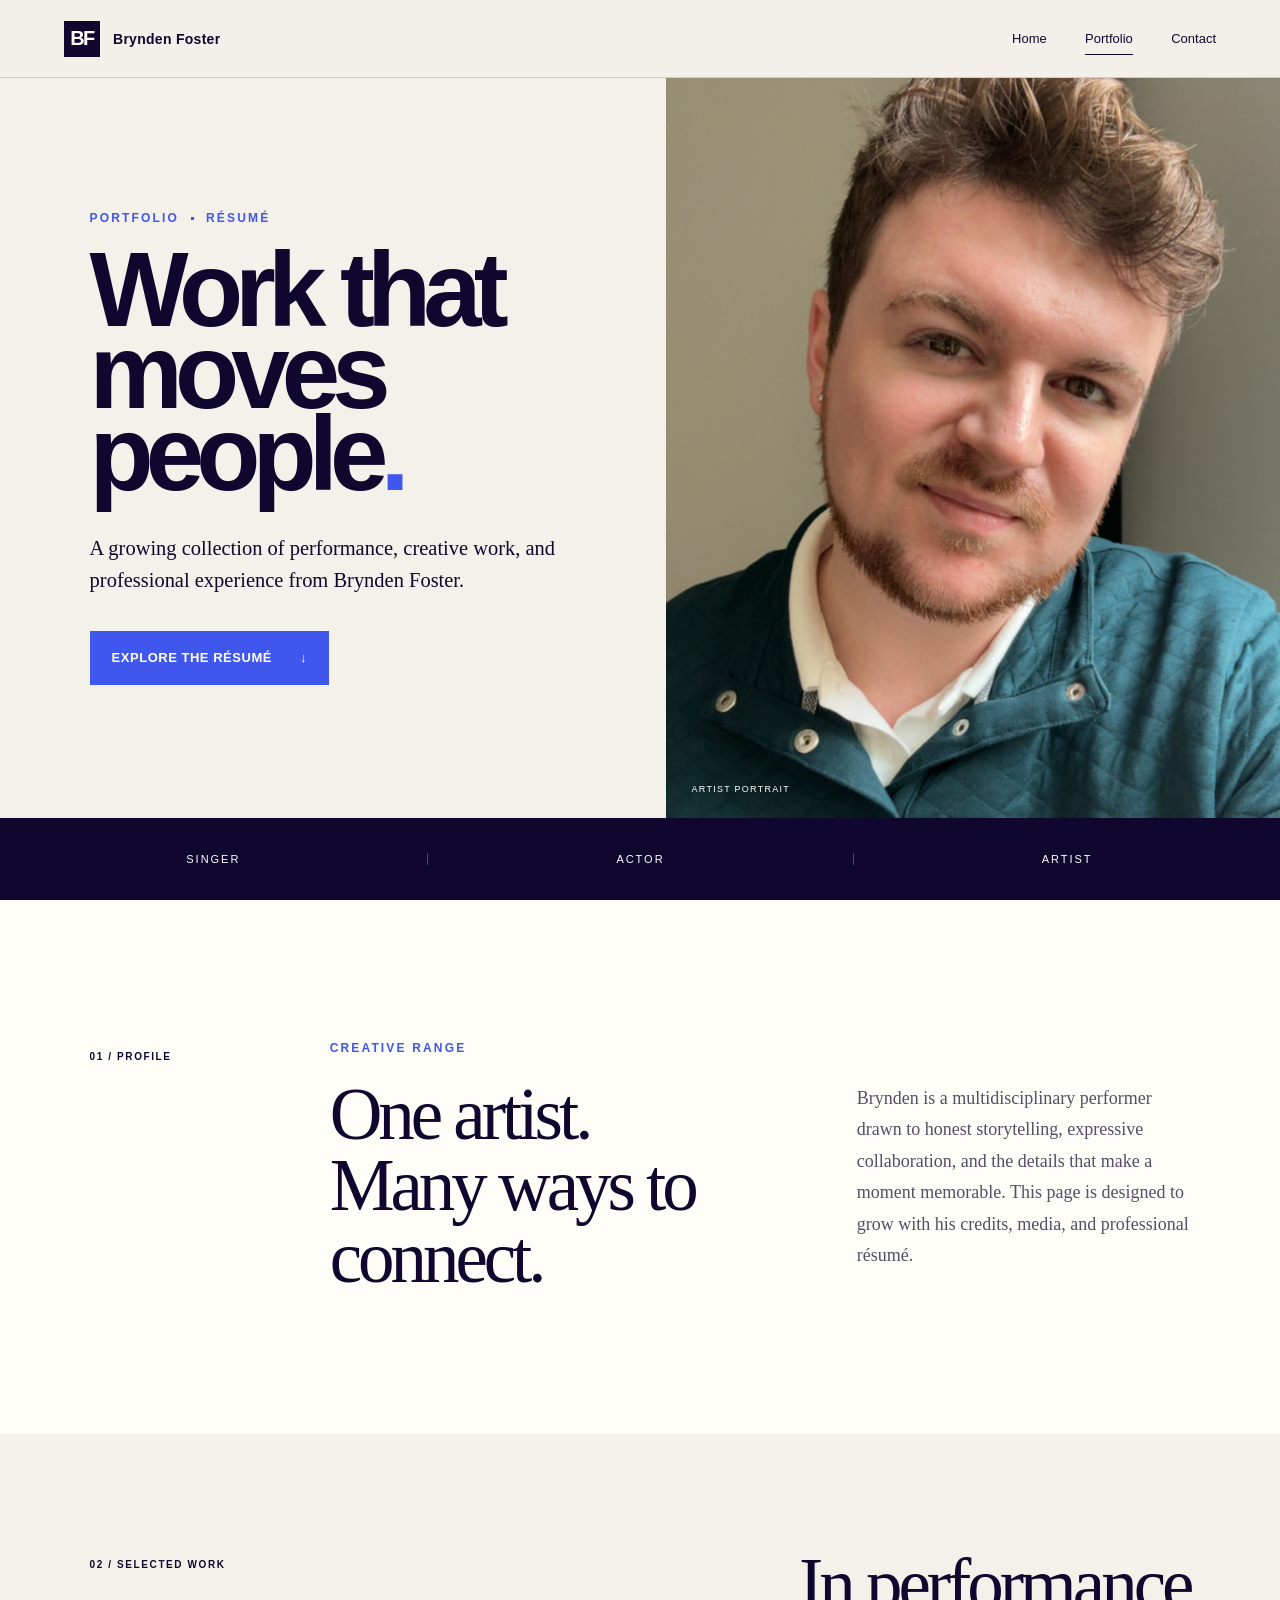
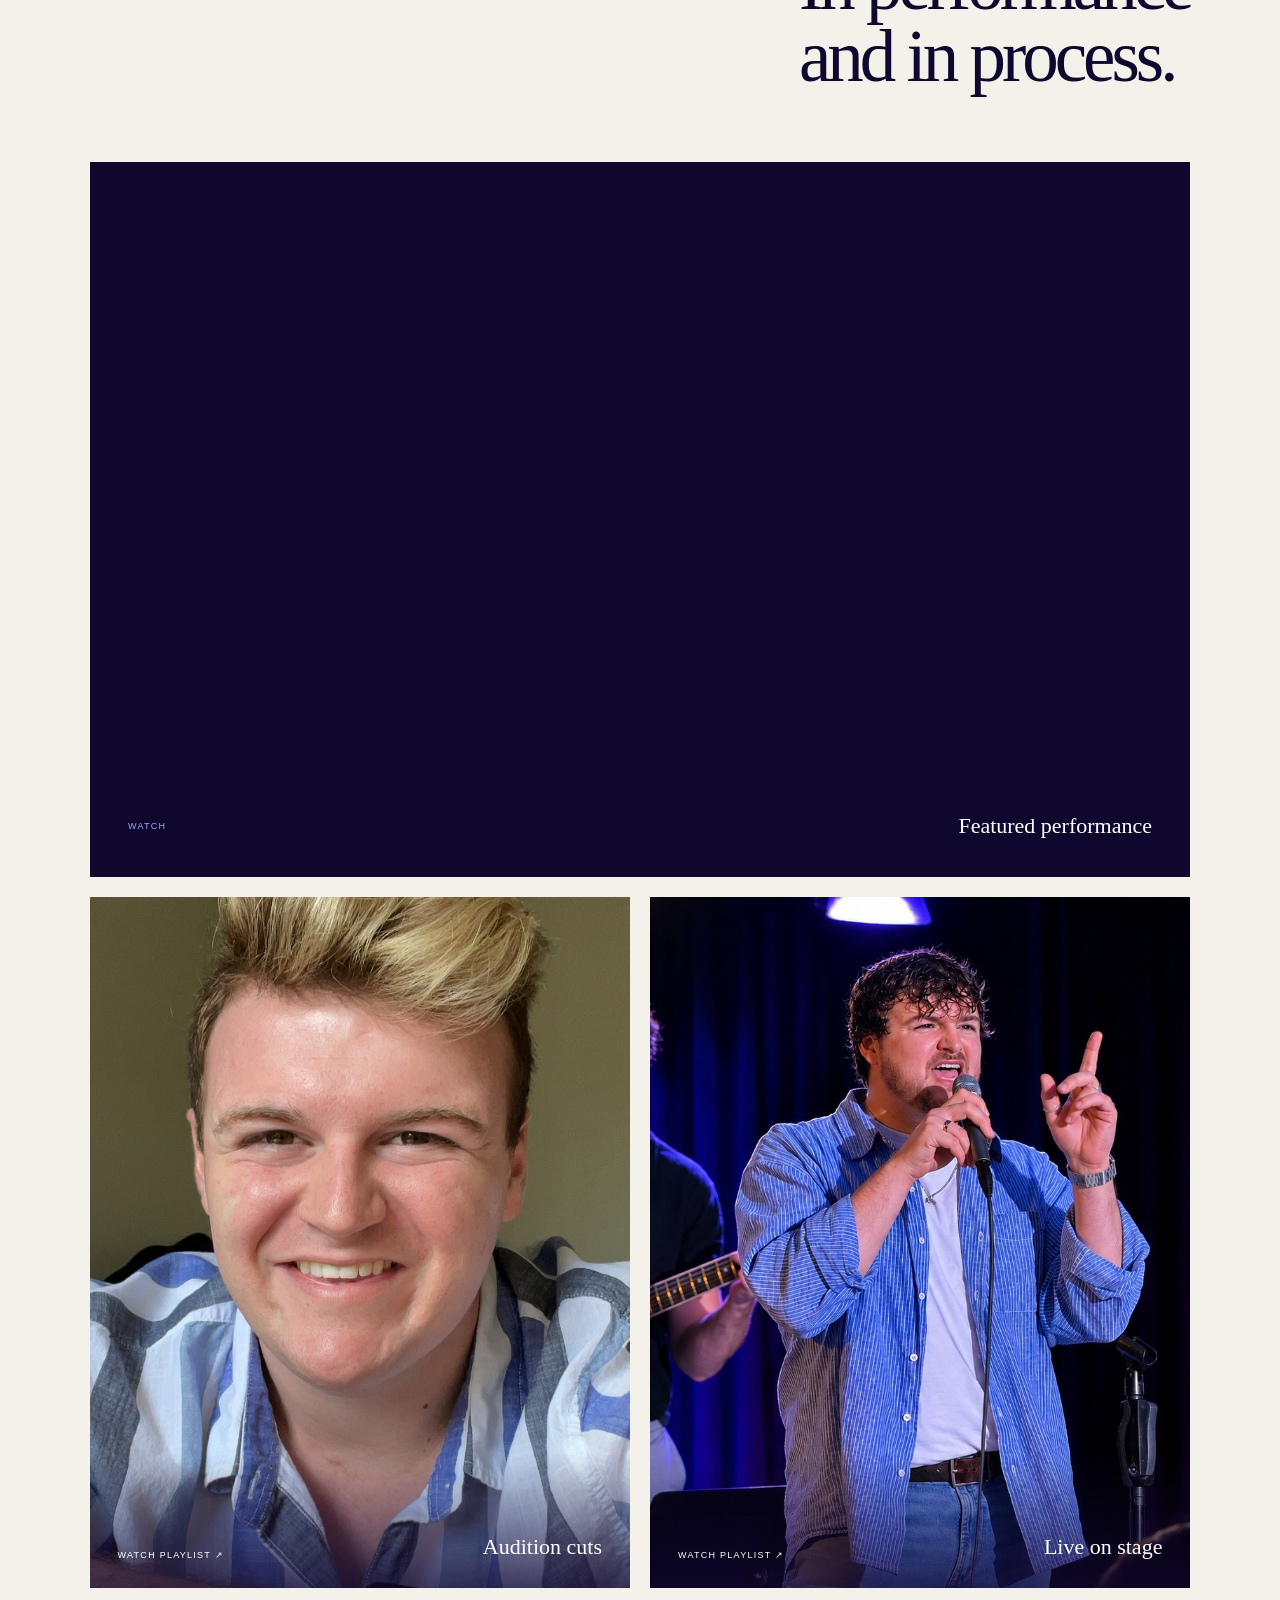
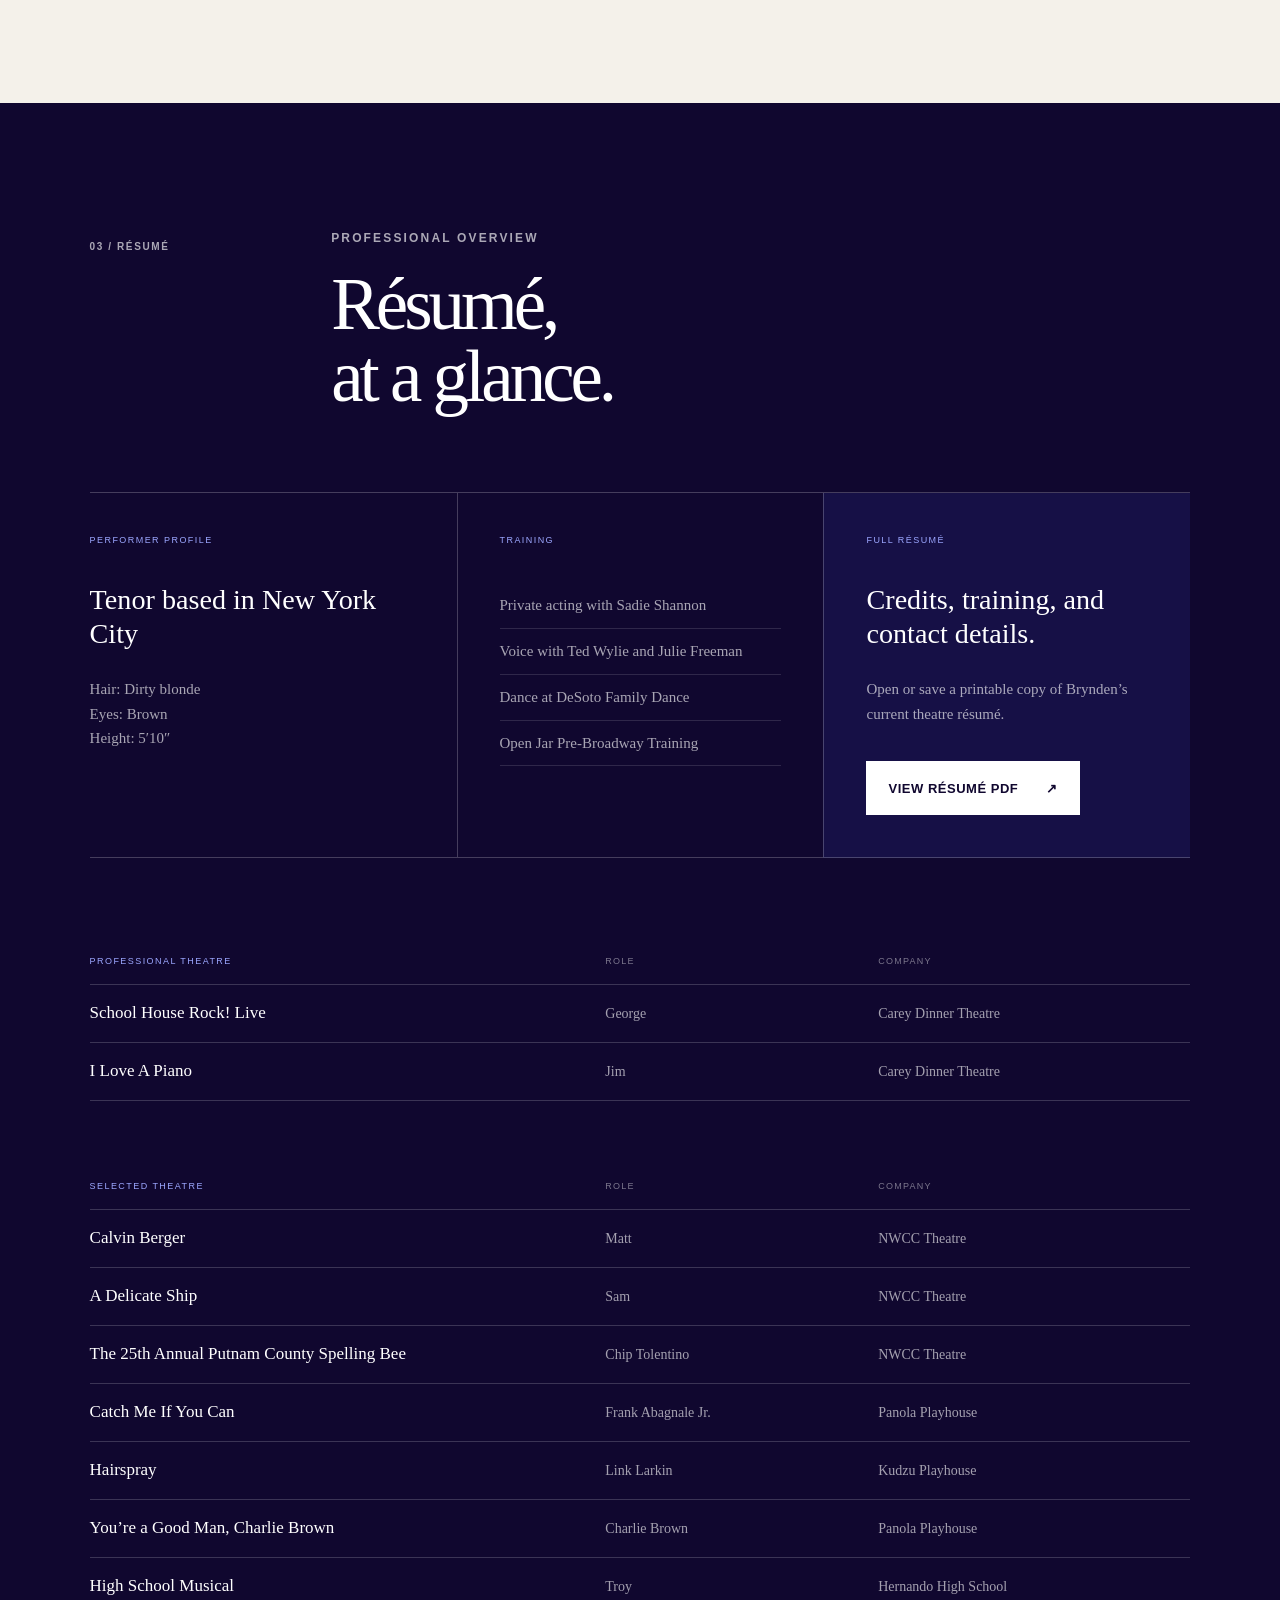
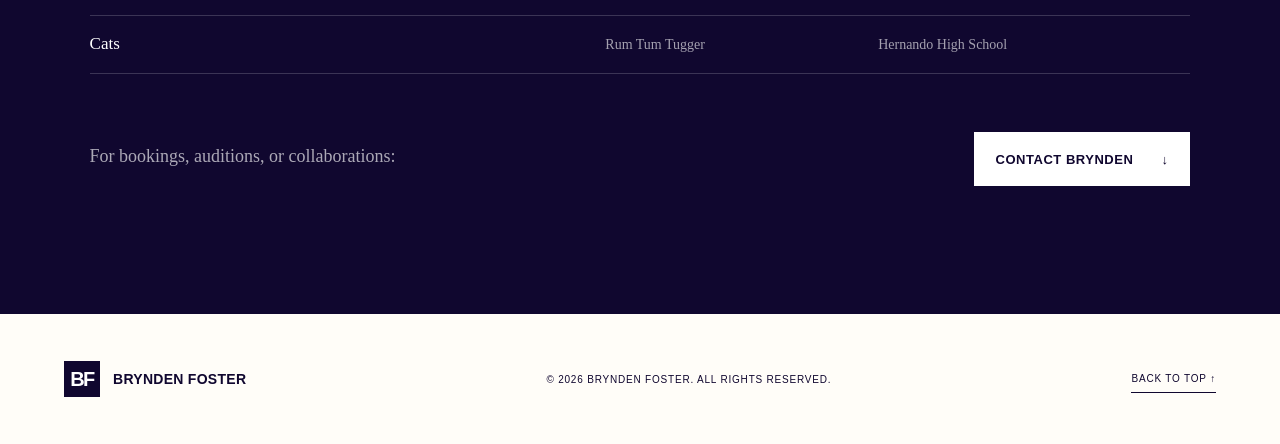
<file: portfolio.html>
<!doctype html>
<html lang="en">
  <head>
    <meta charset="utf-8" />
    <meta name="viewport" content="width=device-width, initial-scale=1" />
    <meta
      name="description"
      content="Explore Brynden Foster's acting and vocal performance portfolio, theatre credits, training, videos, and professional résumé."
    />
    <meta name="robots" content="index, follow, max-image-preview:large" />
    <link rel="canonical" href="https://bryndenfoster.com/portfolio.html" />
    <meta property="og:title" content="Portfolio & Résumé — Brynden Foster" />
    <meta property="og:description" content="Acting and vocal performance work, theatre credits, training, videos, and résumé for Brynden Foster." />
    <meta property="og:type" content="website" />
    <meta property="og:url" content="https://bryndenfoster.com/portfolio.html" />
    <meta property="og:site_name" content="Brynden Foster" />
    <meta property="og:image" content="https://bryndenfoster.com/images/og.png" />
    <meta property="og:image:alt" content="Brynden Foster — portfolio and résumé" />
    <meta name="twitter:card" content="summary_large_image" />
    <meta name="twitter:title" content="Portfolio & Résumé — Brynden Foster" />
    <meta name="twitter:description" content="Acting and vocal performance work, theatre credits, training, videos, and résumé for Brynden Foster." />
    <meta name="twitter:image" content="https://bryndenfoster.com/images/og.png" />
    <title>Portfolio & Résumé — Brynden Foster</title>
    <link rel="stylesheet" href="stylesheet.css" />
    <script src="java.js" defer></script>
  </head>
  <body class="portfolio-page">
    <main>
      <header class="site-header">
        <a class="wordmark" href="index.html" aria-label="Brynden Foster, home"
          ><span>BF</span><span class="wordmark-name">Brynden Foster</span></a
        >
        <nav aria-label="Main navigation">
          <a href="index.html">Home</a
          ><a href="portfolio.html" aria-current="page">Portfolio</a
          ><a href="index.html#contact">Contact</a>
        </nav>
      </header>

      <section class="portfolio-hero" aria-labelledby="portfolio-title">
        <div class="portfolio-hero-copy">
          <p class="eyebrow">Portfolio <i></i> Résumé</p>
          <h1 id="portfolio-title">
            Work that<br />moves people<span>.</span>
          </h1>
          <p>
            A growing collection of performance, creative work, and professional
            experience from Brynden Foster.
          </p>
          <a class="button button-primary" href="#resume"
            >Explore the résumé <span aria-hidden="true">↓</span></a
          >
        </div>
        <div class="portfolio-hero-image">
          <img
            src="images/brynden-profile-2026.jpg"
            alt="Close portrait of Brynden Foster"
          />
          <p>Artist portrait</p>
        </div>
        <div class="portfolio-disciplines" aria-label="Creative disciplines">
          <span>Singer</span><span>Actor</span><span>Artist</span>
        </div>
      </section>

      <section class="portfolio-intro" aria-labelledby="portfolio-intro-title">
        <div class="section-number">01 / Profile</div>
        <div>
          <p class="kicker">Creative range</p>
          <h2 id="portfolio-intro-title">
            One artist.<br />Many ways to connect.
          </h2>
        </div>
        <p class="portfolio-intro-copy">
          Brynden is a multidisciplinary performer drawn to honest storytelling,
          expressive collaboration, and the details that make a moment
          memorable. This page is designed to grow with his credits, media, and
          professional résumé.
        </p>
      </section>

      <section class="work-grid" id="work" aria-labelledby="work-title">
        <div class="work-heading">
          <div class="section-number">02 / Selected work</div>
          <h2 id="work-title">In performance<br />and in process.</h2>
        </div>
        <figure class="work-video work-video-wide">
          <div class="video-frame">
            <iframe
              src="https://www.youtube-nocookie.com/embed/HK24vH_Gqjc"
              title="Brynden Foster performance video"
              loading="lazy"
              allow="
                accelerometer;
                autoplay;
                clipboard-write;
                encrypted-media;
                gyroscope;
                picture-in-picture;
                web-share;
              "
              referrerpolicy="strict-origin-when-cross-origin"
              allowfullscreen
            ></iframe>
          </div>
          <figcaption>
            <span>Watch</span><strong>Featured performance</strong>
          </figcaption>
        </figure>
        <figure class="work-card">
          <a class="work-card-link" href="https://youtube.com/playlist?list=PLFQnw_KZzeoM&amp;si=k0TMXUOBi9ldKxJn" target="_blank" rel="noopener" aria-label="Watch Brynden Foster’s audition cuts playlist on YouTube">
            <img
              src="images/brynden-hero.jpg"
              alt="Close portrait of Brynden Foster"
            />
            <figcaption>
              <span>Watch playlist ↗</span><strong>Audition cuts</strong>
            </figcaption>
          </a>
        </figure>
        <figure class="work-card work-card-performance">
          <a class="work-card-link" href="https://youtube.com/playlist?list=PLWsyC1tDA1M0&amp;si=Q8nB46ULbo-RyId0" target="_blank" rel="noopener" aria-label="Watch Brynden Foster’s live performances playlist on YouTube">
            <img
              src="images/brynden-hero-performance.jpeg"
              alt="Brynden Foster performing with a microphone"
            />
            <figcaption>
              <span>Watch playlist ↗</span><strong>Live on stage</strong>
            </figcaption>
          </a>
        </figure>
      </section>

      <section
        class="resume-section"
        id="resume"
        aria-labelledby="resume-title"
      >
        <div class="resume-heading">
          <div class="section-number light">03 / Résumé</div>
          <div>
            <p class="kicker light">Professional overview</p>
            <h2 id="resume-title">Résumé,<br />at a glance.</h2>
          </div>
        </div>

        <div class="resume-details">
          <article>
            <p class="resume-label">Performer profile</p>
            <h3>Tenor based in New York City</h3>
            <p>Hair: Dirty blonde<br />Eyes: Brown<br />Height: 5′10″</p>
          </article>
          <article>
            <p class="resume-label">Training</p>
            <ul>
              <li>Private acting with Sadie Shannon</li>
              <li>Voice with Ted Wylie and Julie Freeman</li>
              <li>Dance at DeSoto Family Dance</li>
              <li>Open Jar Pre-Broadway Training</li>
            </ul>
          </article>
          <article class="resume-download">
            <p class="resume-label">Full résumé</p>
            <h3>Credits, training, and contact details.</h3>
            <p>
              Open or save a printable copy of Brynden’s current theatre résumé.
            </p>
            <a
              class="button button-light"
              href="documents/brynden-foster-theatre-resume.pdf"
              target="_blank"
              rel="noopener"
              >View résumé PDF <span aria-hidden="true">↗</span></a
            >
          </article>
        </div>

        <div class="credits" aria-label="Theatre credits">
          <section class="credit-group">
            <div class="credit-heading">
              <p class="resume-label">Professional theatre</p>
              <span>Role</span><span>Company</span>
            </div>
            <div class="credit-row">
              <strong>School House Rock! Live</strong><span>George</span
              ><span>Carey Dinner Theatre</span>
            </div>
            <div class="credit-row">
              <strong>I Love A Piano</strong><span>Jim</span
              ><span>Carey Dinner Theatre</span>
            </div>
          </section>
          <section class="credit-group">
            <div class="credit-heading">
              <p class="resume-label">Selected theatre</p>
              <span>Role</span><span>Company</span>
            </div>
            <div class="credit-row">
              <strong>Calvin Berger</strong><span>Matt</span
              ><span>NWCC Theatre</span>
            </div>
            <div class="credit-row">
              <strong>A Delicate Ship</strong><span>Sam</span
              ><span>NWCC Theatre</span>
            </div>
            <div class="credit-row">
              <strong>The 25th Annual Putnam County Spelling Bee</strong
              ><span>Chip Tolentino</span><span>NWCC Theatre</span>
            </div>
            <div class="credit-row">
              <strong>Catch Me If You Can</strong><span>Frank Abagnale Jr.</span
              ><span>Panola Playhouse</span>
            </div>
            <div class="credit-row">
              <strong>Hairspray</strong><span>Link Larkin</span
              ><span>Kudzu Playhouse</span>
            </div>
            <div class="credit-row">
              <strong>You’re a Good Man, Charlie Brown</strong
              ><span>Charlie Brown</span><span>Panola Playhouse</span>
            </div>
            <div class="credit-row">
              <strong>High School Musical</strong><span>Troy</span
              ><span>Hernando High School</span>
            </div>
            <div class="credit-row">
              <strong>Cats</strong><span>Rum Tum Tugger</span
              ><span>Hernando High School</span>
            </div>
          </section>
        </div>

        <div class="resume-contact-wrap">
          <div class="resume-contact">
            <p>For bookings, auditions, or collaborations:</p>
            <button
              class="button button-light"
              type="button"
              data-resume-form-toggle
              aria-expanded="false"
              aria-controls="portfolio-contact-form"
            >
              Contact Brynden <span aria-hidden="true">↓</span>
            </button>
          </div>
          <div class="resume-form-panel" id="portfolio-contact-form" hidden>
            <div class="resume-form-heading">
              <p class="kicker">Start a conversation</p>
              <h3>Tell Brynden about your project.</h3>
            </div>
            <form action="https://formspree.io/f/xnpaazvn" method="post">
              <div class="form-row">
                <label
                  >Name <span>*</span
                  ><input
                    name="name"
                    type="text"
                    autocomplete="name"
                    required
                    placeholder="Your name"
                /></label>
                <label
                  >Email <span>*</span
                  ><input
                    name="email"
                    type="email"
                    autocomplete="email"
                    required
                    placeholder="you@example.com"
                /></label>
              </div>
              <label
                >What can I help with?
                <select name="project" required>
                  <option value="" selected disabled>
                    Select a project type
                  </option>
                  <option>Performance</option>
                  <option>Music</option>
                  <option>Creative collaboration</option>
                  <option>Résumé request</option>
                  <option>Other</option>
                </select>
              </label>
              <label
                >Message <span>*</span
                ><textarea
                  name="message"
                  required
                  placeholder="A few details about your idea..."
                  rows="4"
                ></textarea>
              </label>
              <button class="button button-primary" type="submit">
                Send your message <span aria-hidden="true">↗</span>
              </button>
            </form>
          </div>
        </div>
      </section>

      <footer>
        <a
          class="wordmark footer-mark"
          href="index.html"
          aria-label="Brynden Foster, home"
          ><span>BF</span><span class="wordmark-name">Brynden Foster</span></a
        >
        <p>
          © <span id="current-year">2026</span> Brynden Foster. All rights
          reserved.
        </p>
        <a class="back-top" href="#top">Back to top ↑</a>
      </footer>
    </main>
  </body>
</html>
</file>
<file: stylesheet.css>
:root {
  --ink: #10072f;
  --blue: #4057ed;
  --paper: #f4f1ea;
  --cream: #fffdf8;
  --line: rgba(16, 7, 47, 0.16);
}

* { box-sizing: border-box; }
html { scroll-behavior: smooth; }
body {
  margin: 0;
  background: var(--paper);
  color: var(--ink);
  font-family: Arial, Helvetica, sans-serif;
}
a { color: inherit; text-decoration: none; }
button, input, textarea, select { font: inherit; }
::selection { background: var(--blue); color: white; }

.site-header {
  align-items: center;
  background: rgba(244, 241, 234, .94);
  border-bottom: 1px solid var(--line);
  display: flex;
  height: 78px;
  justify-content: space-between;
  left: 0;
  padding: 0 clamp(24px, 5vw, 78px);
  position: absolute;
  right: 0;
  top: 0;
  z-index: 10;
}
.wordmark { align-items: center; display: inline-flex; font-size: 20px; font-weight: 800; gap: 13px; letter-spacing: -.04em; }
.wordmark > span:first-child { align-items: center; background: var(--ink); color: white; display: inline-flex; height: 36px; justify-content: center; letter-spacing: -.08em; width: 36px; }
.wordmark-name { font-size: 14px; letter-spacing: .02em; }
nav { align-items: center; display: flex; font-size: 13px; gap: clamp(20px, 3vw, 48px); }
nav a:not(.nav-cta) { border-bottom: 1px solid transparent; padding: 8px 0; }
nav a:not(.nav-cta):hover { border-color: currentColor; }
.nav-cta { background: var(--ink); color: white; padding: 13px 20px; }

.hero { min-height: 760px; height: 100svh; position: relative; overflow: hidden; }
.hero-photo { background: url('images/brynden-hero-performance.jpeg') center 34% / cover no-repeat; inset: 78px 0 0 34%; position: absolute; }
.hero-shade { background: linear-gradient(90deg, var(--paper) 0 37%, rgba(244,241,234,.82) 46%, transparent 70%); inset: 78px 0 0; position: absolute; }
.hero-content { left: clamp(24px, 8vw, 124px); max-width: 760px; position: absolute; top: 52%; transform: translateY(-43%); z-index: 2; }
.eyebrow, .kicker { align-items: center; color: var(--blue); display: flex; font-size: 12px; font-weight: 700; gap: 12px; letter-spacing: .18em; margin: 0 0 24px; text-transform: uppercase; }
.eyebrow i { background: var(--blue); height: 3px; width: 3px; }
h1 { font-size: clamp(78px, 9.7vw, 156px); font-weight: 700; letter-spacing: -.075em; line-height: .78; margin: 0; }
h1 span { color: var(--blue); }
.hero-intro { font-family: Georgia, 'Times New Roman', serif; font-size: clamp(19px, 1.7vw, 26px); line-height: 1.5; margin: 42px 0 36px; max-width: 500px; }
.hero-actions { align-items: center; display: flex; gap: 34px; }
.button { align-items: center; border: 0; cursor: pointer; display: inline-flex; font-size: 13px; font-weight: 700; gap: 28px; justify-content: space-between; letter-spacing: .04em; min-height: 54px; padding: 16px 22px; text-transform: uppercase; }
.button-primary { background: var(--blue); color: white; min-width: 235px; }
.button:hover { filter: brightness(1.1); }
.text-link { border-bottom: 1px solid var(--ink); font-size: 13px; padding: 12px 0; }
.side-note { bottom: 42px; font-size: 10px; letter-spacing: .12em; margin: 0; position: absolute; right: 34px; text-transform: uppercase; transform: rotate(-90deg) translateX(100%); transform-origin: right bottom; }

.about { display: grid; grid-template-columns: .45fr 1.2fr .65fr; min-height: 700px; padding: clamp(90px, 10vw, 160px) clamp(24px, 8vw, 124px); position: relative; }
.section-number { font-size: 10px; font-weight: 700; letter-spacing: .16em; padding-top: 10px; text-transform: uppercase; }
.about-copy { max-width: 720px; }
.about h2, .contact h2 { font-family: Georgia, 'Times New Roman', serif; font-size: clamp(50px, 6vw, 92px); font-weight: 400; letter-spacing: -.055em; line-height: .98; margin: 0 0 42px; }
.about-copy .lead { font-size: clamp(21px, 2vw, 29px); font-weight: 700; letter-spacing: -.025em; line-height: 1.35; max-width: 640px; }
.about-copy > p:not(.kicker):not(.lead) { color: #554f66; font-family: Georgia, 'Times New Roman', serif; font-size: 17px; line-height: 1.75; max-width: 570px; }
.line-link { border-bottom: 1px solid var(--ink); display: inline-flex; font-size: 12px; font-weight: 700; gap: 40px; letter-spacing: .08em; margin-top: 26px; padding: 14px 0; text-transform: uppercase; }
.about-mark { align-self: end; color: transparent; font-size: clamp(130px, 16vw, 260px); font-weight: 800; letter-spacing: -.12em; line-height: .65; -webkit-text-stroke: 1px rgba(16,7,47,.12); }

.events { background: var(--cream); display: grid; gap: clamp(35px, 5vw, 90px); grid-template-columns: .38fr .72fr 1.3fr; padding: clamp(90px, 10vw, 155px) clamp(24px, 7vw, 110px); }
.events-heading h2 { font-family: Georgia, 'Times New Roman', serif; font-size: clamp(50px, 6vw, 92px); font-weight: 400; letter-spacing: -.055em; line-height: .98; margin: 0; }
.events-list { align-self: end; }
.events-empty { align-items: center; border-bottom: 1px solid var(--line); border-top: 1px solid var(--line); display: grid; gap: clamp(28px, 4vw, 58px); grid-template-columns: auto 1fr; padding: clamp(34px, 5vw, 64px) 0; }
.events-empty-mark { align-items: center; border: 1px solid var(--blue); border-radius: 50%; color: var(--blue); display: flex; font-size: 9px; font-weight: 700; height: 76px; justify-content: center; letter-spacing: .12em; width: 76px; }
.events-status { color: var(--blue); font-size: 9px; font-weight: 700; letter-spacing: .15em; margin: 0 0 18px; text-transform: uppercase; }
.events-empty h3 { font-family: Georgia, 'Times New Roman', serif; font-size: clamp(25px, 2.5vw, 38px); font-weight: 400; letter-spacing: -.03em; line-height: 1.1; margin: 0 0 18px; }
.events-empty div > p:last-child { color: #645e73; font-family: Georgia, 'Times New Roman', serif; font-size: 15px; line-height: 1.65; margin: 0; }
.event-card { align-items: center; border-top: 1px solid var(--line); display: grid; gap: clamp(28px, 4vw, 58px); grid-template-columns: 105px 1fr; padding: 32px 0; }
.event-card:last-child { border-bottom: 1px solid var(--line); }
.event-date { display: grid; gap: 7px; }
.event-date strong { color: var(--blue); font-family: Georgia, 'Times New Roman', serif; font-size: 27px; font-weight: 400; }
.event-date span { font-size: 9px; letter-spacing: .14em; text-transform: uppercase; }
.event-details h3 { font-family: Georgia, 'Times New Roman', serif; font-size: clamp(24px, 2.3vw, 35px); font-weight: 400; letter-spacing: -.03em; line-height: 1.1; margin: 0 0 10px; }
.event-meta { color: #645e73; font-family: Georgia, 'Times New Roman', serif; font-size: 14px; line-height: 1.55; margin: 0; white-space: pre-line; }
.event-link { border-bottom: 1px solid var(--ink); display: inline-block; font-size: 10px; font-weight: 700; letter-spacing: .1em; margin-top: 16px; padding-bottom: 5px; text-transform: uppercase; }
.events-no-dates { border-bottom: 1px solid var(--line); border-top: 1px solid var(--line); font-family: Georgia, 'Times New Roman', serif; font-size: 22px; line-height: 1.5; margin: 0; padding: 50px 0; }

.contact { display: grid; grid-template-columns: 44% 56%; min-height: 950px; }
.contact-photo { background: #d7c4b3; min-height: 760px; overflow: hidden; position: relative; }
.contact-photo img { height: 100%; object-fit: cover; object-position: 50% 45%; width: 100%; }
.carousel-slide:first-of-type img { object-position: 50% 30%; }
.carousel { outline: none; }
.carousel:focus-visible { box-shadow: inset 0 0 0 3px var(--blue); }
.carousel-slide { inset: 0; margin: 0; opacity: 0; position: absolute; transition: opacity .45s ease; visibility: hidden; }
.carousel-slide.is-active { opacity: 1; visibility: visible; }
.carousel-slide:nth-of-type(2) img { object-position: 50% 35%; }
.photo-caption { bottom: 0; color: white; display: flex; font-size: 9px; gap: 24px; left: 0; letter-spacing: .12em; padding: 26px 28px; padding-right: 170px; position: absolute; right: 0; text-transform: uppercase; }
.carousel-controls { align-items: center; bottom: 18px; display: flex; gap: 5px; position: absolute; right: 22px; z-index: 3; }
.carousel-controls button { align-items: center; background: rgba(16,7,47,.86); border: 1px solid rgba(255,255,255,.45); color: white; cursor: pointer; display: inline-flex; height: 42px; justify-content: center; padding: 0; width: 42px; }
.carousel-controls button:hover { background: var(--blue); }
.carousel-controls button:focus-visible { outline: 2px solid white; outline-offset: 2px; }
.carousel-position { align-items: center; background: rgba(16,7,47,.86); color: white; display: inline-flex; font-size: 9px; height: 42px; justify-content: center; letter-spacing: .1em; min-width: 48px; }
.contact-panel { background: var(--ink); color: white; display: grid; grid-template-columns: 130px 1fr; padding: clamp(65px, 7vw, 110px) clamp(28px, 6vw, 95px); }
.light { color: rgba(255,255,255,.65); }
.contact-panel > div:not(.section-number):not(.direct-contact), .contact-panel form, .direct-contact { grid-column: 2; }
.contact h2 { font-size: clamp(48px, 5.2vw, 80px); max-width: 780px; }
.contact-intro { color: rgba(255,255,255,.68); font-family: Georgia, 'Times New Roman', serif; font-size: 18px; line-height: 1.6; margin: -20px 0 42px; }
form { display: grid; gap: 24px; }
.form-row { display: grid; gap: 24px; grid-template-columns: 1fr 1fr; }
label { color: rgba(255,255,255,.7); display: grid; font-size: 10px; gap: 8px; letter-spacing: .12em; text-transform: uppercase; }
label span { color: #7e8eff; }
input, textarea, select { appearance: none; background: transparent; border: 0; border-bottom: 1px solid rgba(255,255,255,.28); border-radius: 0; color: white; min-width: 0; outline: none; padding: 12px 0 14px; resize: vertical; }
textarea { min-height: 86px; }
input::placeholder, textarea::placeholder { color: rgba(255,255,255,.38); }
input:focus, textarea:focus, select:focus { border-color: #7e8eff; }
select { cursor: pointer; }
select option { color: var(--ink); }
.button-light { background: white; color: var(--ink); margin-top: 6px; max-width: 260px; }
.direct-contact { align-items: end; border-top: 1px solid rgba(255,255,255,.2); display: grid; gap: 28px; grid-template-columns: 1.3fr 1fr auto; margin-top: 56px; padding-top: 30px; }
.direct-contact div { display: grid; gap: 8px; }
.direct-contact span { color: rgba(255,255,255,.45); font-size: 9px; letter-spacing: .14em; text-transform: uppercase; }
.direct-contact a { font-size: 13px; }
.social-link { align-items: center; border: 1px solid rgba(255,255,255,.4); border-radius: 50%; display: inline-flex; height: 42px; justify-content: center; width: 42px; }
.social-links { display: flex !important; gap: 10px !important; }
.social-link strong { font-size: 12px; letter-spacing: -.02em; text-transform: lowercase; }
.social-link img { filter: invert(1); height: 17px; width: 17px; }

footer { align-items: center; background: var(--cream); display: flex; font-size: 10px; justify-content: space-between; letter-spacing: .08em; min-height: 130px; padding: 30px clamp(24px, 5vw, 78px); text-transform: uppercase; }
.back-top { border-bottom: 1px solid var(--ink); padding: 8px 0; }

@media (max-width: 900px) {
  .site-header { height: 70px; }
  .hero { min-height: 760px; }
  .hero-photo { inset: 70px 0 0 26%; }
  .hero-shade { background: linear-gradient(90deg, rgba(244,241,234,.96) 0 20%, rgba(244,241,234,.74) 48%, rgba(244,241,234,.12) 100%); inset: 70px 0 0; }
  h1 { font-size: clamp(70px, 14vw, 120px); }
  .about { grid-template-columns: 130px 1fr; }
  .about-mark { display: none; }
  .events { grid-template-columns: 120px 1fr; }
  .events-list { grid-column: 2; }
  .contact { grid-template-columns: 1fr; }
  .contact-photo { height: 72vw; max-height: 700px; }
  .contact-panel { grid-template-columns: 110px 1fr; }
}

@media (max-width: 620px) {
  .site-header { padding: 0 20px; }
  .wordmark-name { display: none; }
  nav { gap: 18px; }
  .nav-cta { padding: 12px 16px; }
  .hero { height: 820px; }
  .hero-photo { inset: 70px 0 0; background-position: 58% center; }
  .hero-shade { background: linear-gradient(180deg, rgba(16,7,47,.05) 5%, rgba(16,7,47,.2) 35%, rgba(16,7,47,.9) 82%, var(--ink) 100%); inset: 70px 0 0; }
  .hero-content { bottom: 54px; color: white; left: 22px; right: 22px; top: auto; transform: none; }
  .eyebrow { color: #b8c0ff; margin-bottom: 18px; }
  .eyebrow i { background: #b8c0ff; }
  h1 { font-size: clamp(68px, 22vw, 94px); }
  .hero-intro { font-size: 18px; margin: 28px 0; max-width: 360px; }
  .hero-actions { align-items: flex-start; flex-direction: column; gap: 12px; }
  .text-link { border-color: white; }
  .side-note { display: none; }
  .about { display: block; min-height: 0; padding: 90px 22px; }
  .section-number { margin-bottom: 56px; }
  .about h2, .contact h2 { font-size: 48px; }
  .about-copy .lead { font-size: 21px; }
  .events { display: block; padding: 90px 22px; }
  .events .section-number { margin-bottom: 52px; }
  .events-heading { margin-bottom: 48px; }
  .events-empty { align-items: start; grid-template-columns: 1fr; }
  .events-empty-mark { height: 64px; width: 64px; }
  .event-card { align-items: start; grid-template-columns: 80px 1fr; }
  .event-date strong { font-size: 23px; }
  .contact-photo { height: 112vw; }
  .contact-panel { display: block; padding: 72px 22px; }
  .contact-panel .section-number { margin-bottom: 52px; }
  .form-row { grid-template-columns: 1fr; }
  .direct-contact { align-items: start; grid-template-columns: 1fr; }
  footer { align-items: flex-start; flex-direction: column; gap: 22px; }
  footer p { line-height: 1.6; }
}

@media (prefers-reduced-motion: reduce) { html { scroll-behavior: auto; } }
@media (prefers-reduced-motion: reduce) { .carousel-slide { transition: none; } }

/* Portfolio and résumé page */
.portfolio-page { background: var(--cream); }
.portfolio-page nav [aria-current="page"] { border-bottom: 1px solid currentColor; }
.portfolio-hero { background: var(--paper); display: grid; grid-template-columns: 52% 48%; height: 100svh; min-height: 700px; padding: 78px 0 82px; position: relative; }
.portfolio-hero-copy { align-self: center; padding: 80px clamp(28px, 7vw, 110px); z-index: 1; }
.portfolio-hero h1 { font-size: clamp(68px, 8.2vw, 130px); }
.portfolio-hero-copy > p:not(.eyebrow) { font-family: Georgia, 'Times New Roman', serif; font-size: clamp(18px, 1.6vw, 24px); line-height: 1.55; margin: 38px 0 34px; max-width: 560px; }
.portfolio-hero-image { min-height: 0; overflow: hidden; position: relative; }
.portfolio-hero-image img { height: 100%; object-fit: cover; object-position: 50% 42%; width: 100%; }
.portfolio-hero-image img[src*="brynden-profile-2026"] { object-position: 50% 28%; }
.portfolio-hero-image p { bottom: 24px; color: white; font-size: 9px; left: 26px; letter-spacing: .14em; margin: 0; position: absolute; text-transform: uppercase; }
.portfolio-disciplines { align-items: center; background: var(--ink); bottom: 0; color: white; display: flex; font-size: 11px; gap: 0; grid-column: 1 / -1; height: 82px; justify-content: space-around; letter-spacing: .18em; position: absolute; text-transform: uppercase; width: 100%; }
.portfolio-disciplines span { text-align: center; width: 33.333%; }
.portfolio-disciplines span + span { border-left: 1px solid rgba(255,255,255,.25); }

.portfolio-intro { align-items: start; display: grid; gap: clamp(35px, 5vw, 90px); grid-template-columns: .38fr 1fr .72fr; padding: clamp(100px, 11vw, 170px) clamp(24px, 7vw, 110px); }
.portfolio-intro h2, .work-heading h2, .resume-section h2 { font-family: Georgia, 'Times New Roman', serif; font-size: clamp(48px, 5.7vw, 88px); font-weight: 400; letter-spacing: -.055em; line-height: .98; margin: 0; }
.portfolio-intro-copy { color: #554f66; font-family: Georgia, 'Times New Roman', serif; font-size: 18px; line-height: 1.75; margin: 42px 0 0; }

.work-grid { background: var(--paper); display: grid; gap: 20px; grid-template-columns: 1fr 1fr; padding: clamp(90px, 9vw, 140px) clamp(24px, 7vw, 110px); }
.work-heading { align-items: end; display: flex; grid-column: 1 / -1; justify-content: space-between; margin-bottom: 50px; }
.work-heading .section-number { align-self: start; }
.work-card { background: #d9d5cd; height: clamp(480px, 54vw, 760px); margin: 0; overflow: hidden; position: relative; }
.work-card-wide { grid-column: 1 / -1; height: clamp(520px, 62vw, 850px); }
.work-card img { height: 100%; object-fit: cover; transition: transform .6s ease; width: 100%; }
.work-card-link { display: block; height: 100%; outline: none; position: relative; width: 100%; }
.work-card-link:focus-visible { box-shadow: inset 0 0 0 4px white; }
.work-card-link:focus-visible img { transform: scale(1.02); }
.work-card:hover img { transform: scale(1.02); }
.work-card-wide img { object-position: center 16%; }
.work-card:nth-of-type(3) img { object-position: 50% 35%; }
.work-card figcaption { align-items: end; background: linear-gradient(transparent, rgba(16,7,47,.76)); bottom: 0; color: white; display: flex; justify-content: space-between; left: 0; padding: 80px 28px 28px; position: absolute; right: 0; }
.work-card figcaption span { font-size: 9px; letter-spacing: .14em; text-transform: uppercase; }
.work-card figcaption strong { font-family: Georgia, 'Times New Roman', serif; font-size: 22px; font-weight: 400; }
.work-note { background: var(--blue); color: white; display: flex; flex-direction: column; height: clamp(480px, 54vw, 760px); justify-content: flex-end; padding: clamp(32px, 5vw, 72px); }
.work-note h3 { font-family: Georgia, 'Times New Roman', serif; font-size: clamp(38px, 4vw, 62px); font-weight: 400; letter-spacing: -.04em; line-height: 1; margin: 0 0 28px; max-width: 480px; }
.work-note > p:not(.kicker) { color: rgba(255,255,255,.75); font-family: Georgia, 'Times New Roman', serif; font-size: 16px; line-height: 1.65; margin: 0; max-width: 470px; }
.work-video { background: var(--ink); display: flex; flex-direction: column; height: clamp(480px, 54vw, 760px); margin: 0; padding: clamp(20px, 3vw, 42px); }
.work-video-wide { grid-column: 1 / -1; height: auto; }
.work-video-wide .video-frame { display: block; }
.video-frame { align-items: center; display: flex; flex: 1; min-height: 0; }
.video-frame iframe { aspect-ratio: 16 / 9; border: 0; width: 100%; }
.work-video figcaption { align-items: center; color: white; display: flex; justify-content: space-between; padding-top: clamp(20px, 2.5vw, 34px); }
.work-video figcaption span { color: #9ca7ff; font-size: 9px; letter-spacing: .14em; text-transform: uppercase; }
.work-video figcaption strong { font-family: Georgia, 'Times New Roman', serif; font-size: 22px; font-weight: 400; }
.work-card-performance img { object-position: center 16%; }

.resume-section { background: var(--ink); color: white; padding: clamp(90px, 10vw, 150px) clamp(24px, 7vw, 110px); }
.resume-heading { display: grid; gap: 40px; grid-template-columns: .38fr 1.62fr; margin-bottom: 80px; }
.resume-details { border-top: 1px solid rgba(255,255,255,.22); display: grid; grid-template-columns: repeat(3, 1fr); }
.resume-details article { border-bottom: 1px solid rgba(255,255,255,.22); min-height: 330px; padding: 42px 42px 42px 0; }
.resume-details article + article { border-left: 1px solid rgba(255,255,255,.22); padding-left: 42px; }
.resume-label { color: #9ca7ff !important; font-size: 9px !important; letter-spacing: .16em; margin: 0 0 38px !important; text-transform: uppercase; }
.resume-details h3 { font-family: Georgia, 'Times New Roman', serif; font-size: clamp(22px, 2.2vw, 34px); font-weight: 400; line-height: 1.2; margin: 0 0 26px; }
.resume-details article > p:not(.resume-label), .resume-details li { color: rgba(255,255,255,.64); font-family: Georgia, 'Times New Roman', serif; font-size: 15px; line-height: 1.65; }
.resume-details ul { list-style: none; margin: 0; padding: 0; }
.resume-details li { border-bottom: 1px solid rgba(255,255,255,.13); padding: 10px 0; }
.resume-download { background: rgba(64,87,237,.12); }
.resume-download .button { margin-top: 20px; }
.credits { margin-top: 80px; }
.credit-group + .credit-group { margin-top: 62px; }
.credit-heading, .credit-row { border-bottom: 1px solid rgba(255,255,255,.18); display: grid; gap: 30px; grid-template-columns: 1.4fr .7fr .9fr; padding: 18px 0; }
.credit-heading { align-items: end; color: rgba(255,255,255,.45); font-size: 9px; letter-spacing: .14em; text-transform: uppercase; }
.credit-heading .resume-label { margin: 0 !important; }
.credit-row strong { font-family: Georgia, 'Times New Roman', serif; font-size: 17px; font-weight: 400; }
.credit-row span { color: rgba(255,255,255,.62); font-family: Georgia, 'Times New Roman', serif; font-size: 14px; line-height: 1.5; }
.resume-contact { align-items: center; display: flex; justify-content: space-between; padding-top: 52px; }
.resume-contact p { color: rgba(255,255,255,.65); font-family: Georgia, 'Times New Roman', serif; font-size: 18px; }
.resume-form-panel { animation: reveal-form .3s ease both; background: var(--cream); color: var(--ink); margin-top: 34px; padding: clamp(30px, 5vw, 64px); }
.resume-form-panel[hidden] { display: none; }
.resume-form-panel form { margin-top: 38px; }
.resume-form-heading h3 { font-family: Georgia, 'Times New Roman', serif; font-size: clamp(32px, 4vw, 56px); font-weight: 400; letter-spacing: -.04em; line-height: 1.05; margin: 0; }
.resume-form-panel label { color: #554f66; }
.resume-form-panel label span { color: var(--blue); }
.resume-form-panel input, .resume-form-panel textarea, .resume-form-panel select { border-color: rgba(16,7,47,.24); color: var(--ink); }
.resume-form-panel input::placeholder, .resume-form-panel textarea::placeholder { color: rgba(16,7,47,.4); }
.resume-form-panel input:focus, .resume-form-panel textarea:focus, .resume-form-panel select:focus { border-color: var(--blue); }
.resume-form-panel .button-primary { background: var(--ink); }
@keyframes reveal-form { from { opacity: 0; transform: translateY(-12px); } to { opacity: 1; transform: translateY(0); } }

@media (max-width: 900px) {
  .portfolio-hero { grid-template-columns: 1fr 1fr; min-height: 680px; padding-top: 70px; }
  .portfolio-hero-copy { padding: 60px 35px; }
  .portfolio-intro { grid-template-columns: 120px 1fr; }
  .portfolio-intro-copy { grid-column: 2; margin-top: 0; }
  .resume-heading { grid-template-columns: 120px 1fr; }
  .resume-details { grid-template-columns: 1fr; }
  .resume-details article { min-height: 0; padding: 38px 0; }
  .resume-details article + article { border-left: 0; padding-left: 0; }
  .credit-heading, .credit-row { grid-template-columns: 1.2fr .8fr .9fr; }
}

@media (max-width: 620px) {
  .portfolio-page nav { gap: 12px; }
  .portfolio-page nav a { font-size: 11px; }
  .portfolio-hero { display: block; height: auto; min-height: 0; padding-bottom: 72px; }
  .portfolio-hero-copy { padding: 92px 22px 58px; }
  .portfolio-hero h1 { font-size: clamp(62px, 19vw, 82px); }
  .portfolio-hero-image { height: 118vw; min-height: 0; }
  .portfolio-disciplines { height: 72px; }
  .portfolio-intro { display: block; padding: 90px 22px; }
  .portfolio-intro .section-number { margin-bottom: 52px; }
  .portfolio-intro-copy { margin-top: 36px; }
  .work-grid { display: block; padding: 90px 22px; }
  .work-heading { align-items: start; display: block; margin-bottom: 42px; }
  .work-heading .section-number { margin-bottom: 52px; }
  .work-card, .work-card-wide, .work-note, .work-video { height: auto; margin-bottom: 18px; min-height: 112vw; }
  .work-video { justify-content: center; min-height: 88vw; }
  .work-video-wide { min-height: 0; }
  .work-card figcaption { align-items: start; flex-direction: column; gap: 8px; }
  .resume-section { padding: 90px 22px; }
  .resume-heading { display: block; }
  .resume-heading .section-number { margin-bottom: 52px; }
  .resume-contact { align-items: flex-start; flex-direction: column; gap: 22px; }
  .credits { margin-top: 62px; }
  .credit-heading { display: none; }
  .credit-row { gap: 7px; grid-template-columns: 1fr; padding: 22px 0; }
  .credit-row strong { font-size: 20px; }
  .resume-form-panel { margin-top: 26px; padding: 34px 20px; }
}

@media (prefers-reduced-motion: reduce) { .work-card img { transition: none; } .resume-form-panel { animation: none; } }
</file>
